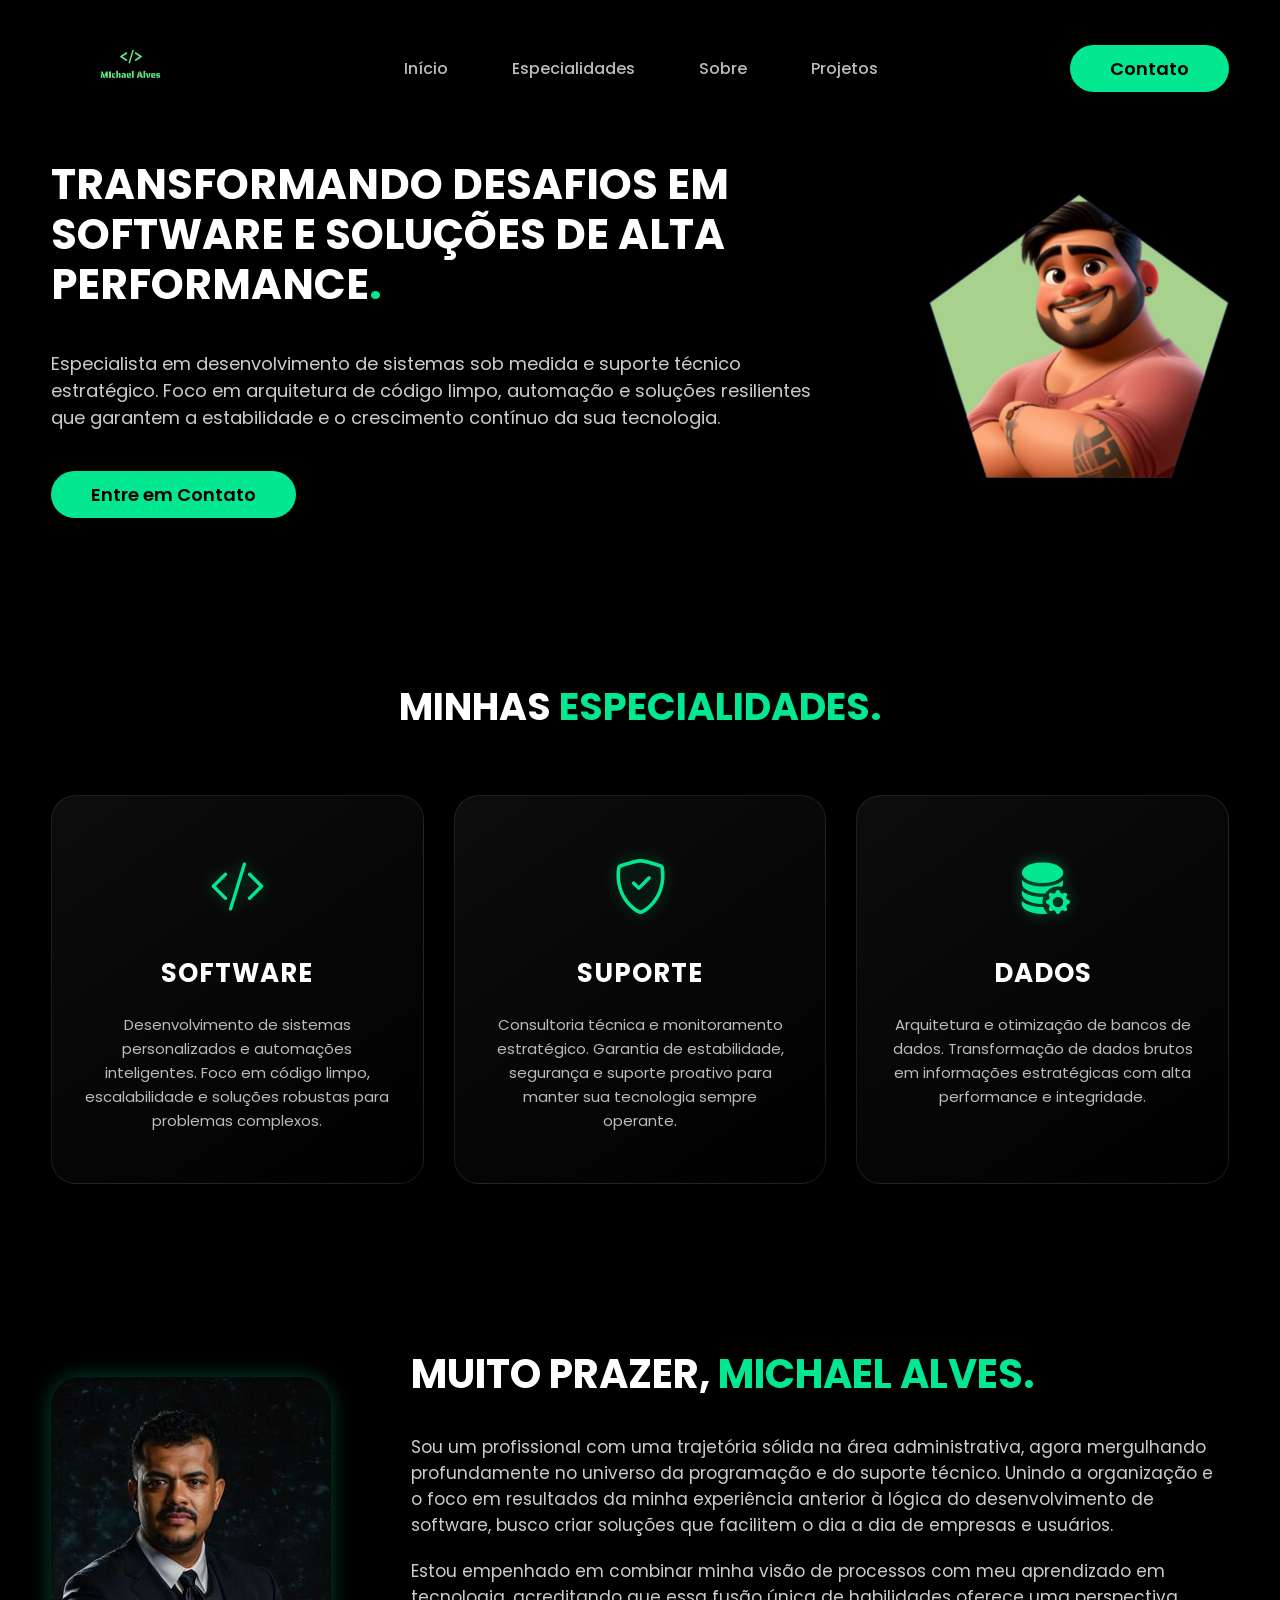
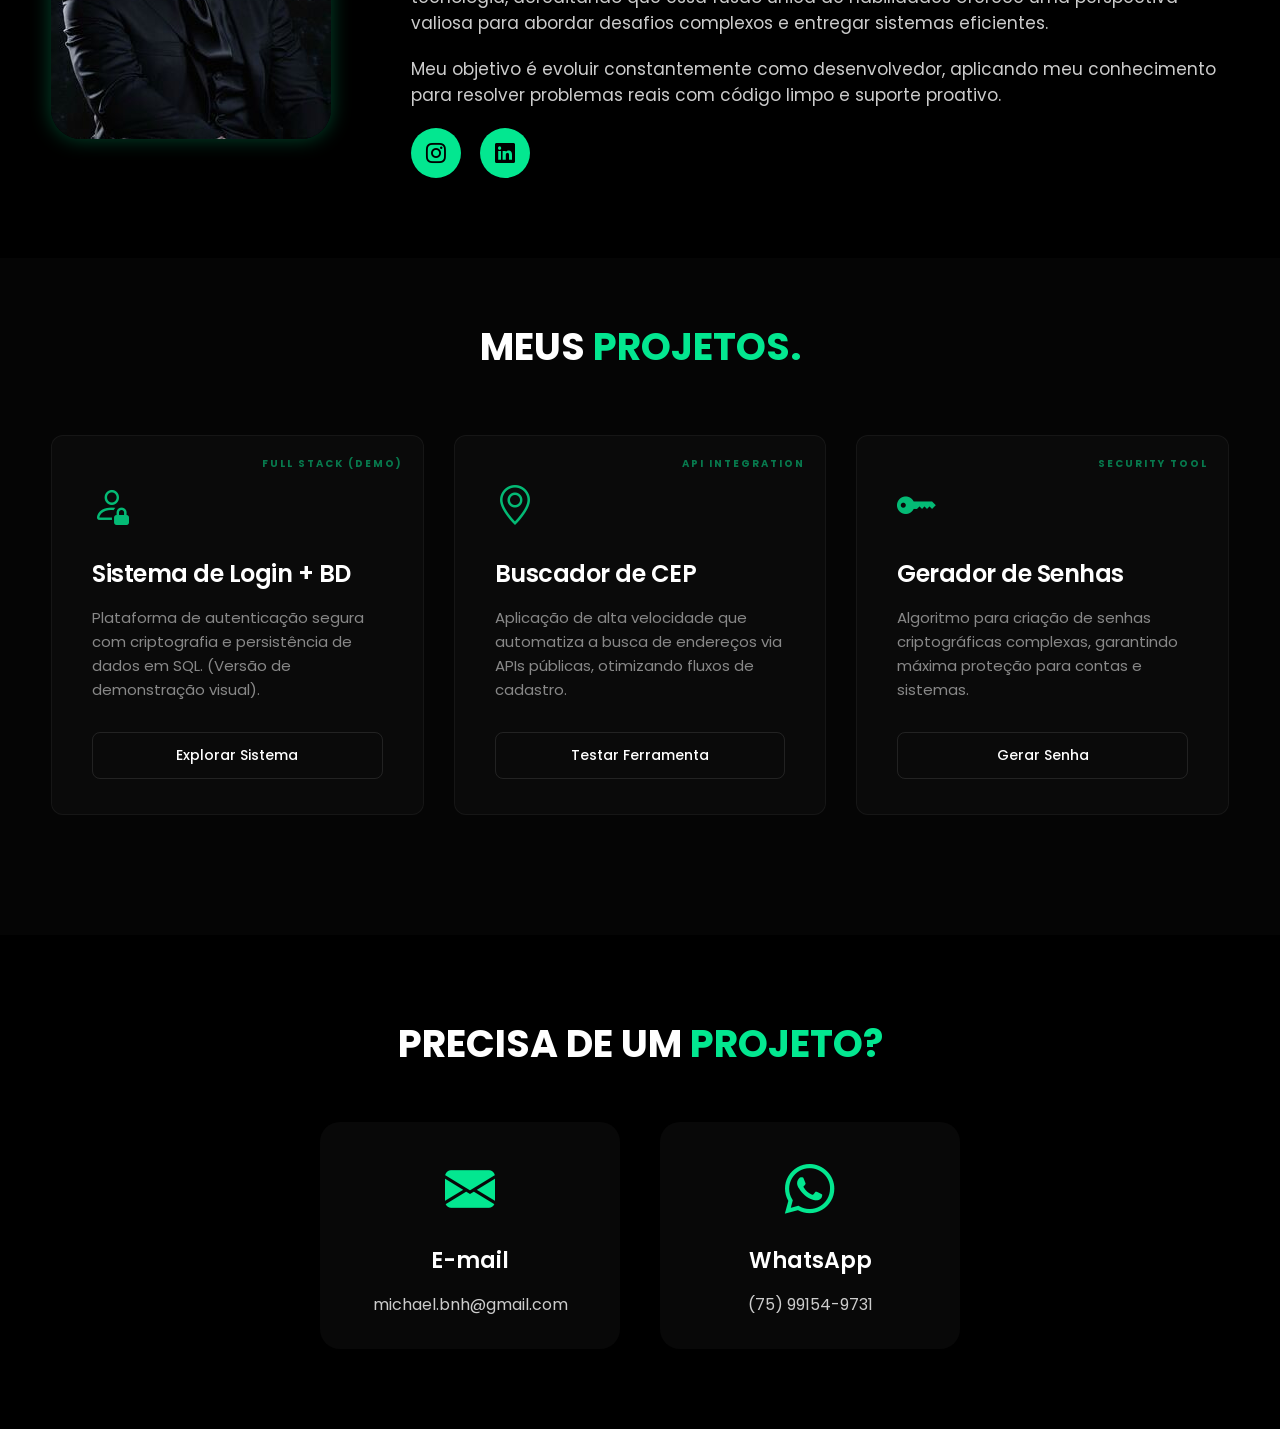
<file: index.html>
<!DOCTYPE html>
<html lang="pt-br">
<head>
    <meta charset="UTF-8">
    <meta name="viewport" content="width=device-width, initial-scale=1.0">
    <!-- Favicon Moderno -->
    <link rel="icon" type="image/svg+xml" href="favicon.svg">
    
    <!-- Google Fonts -->
    <link rel="preconnect" href="https://fonts.googleapis.com">
    <link rel="preconnect" href="https://fonts.gstatic.com" crossorigin>
    <link href="https://fonts.googleapis.com/css2?family=Poppins:wght@300;400;500;600;700;800&display=swap" rel="stylesheet">
    <!-- Bootstrap Icons -->
    <link rel="stylesheet" href="https://cdn.jsdelivr.net/npm/bootstrap-icons@1.11.3/font/bootstrap-icons.min.css">
    <!-- Custom CSS -->
    <link rel="stylesheet" href="index.css">
    <title>Michael Alves | Portfólio</title>
</head>
<body>

    <header id="header">
        <div class="interface">
            <div class="logo">
                <a href="#">
                    <img src="IMG/logo2.png" alt="Logo Michael Alves">
                </a>
            </div>

            <nav class="menu-desktop">
                <ul>
                    <li><a href="#topo-do-site">Início</a></li>
                    <li><a href="#especialidades">Especialidades</a></li>
                    <li><a href="#sobre">Sobre</a></li>
                    <li><a href="#projetos">Projetos</a></li>
                </ul>
            </nav>

            <div class="btn-contato">
                <a href="#contato">
                    <button>Contato</button>
                </a>
            </div>

            <div class="btn-abrir-menu" id="btn-menu">
                <i class="bi bi-list"></i>
            </div>

            <div class="menu-mobile" id="menu-mobile">
                <div class="btn-fechar">
                    <i class="bi bi-x-lg"></i>
                </div>

                <nav>
                    <ul>
                        <li><a href="#topo-do-site">Início</a></li>
                        <li><a href="#especialidades">Especialidades</a></li>
                        <li><a href="#sobre">Sobre</a></li>
                        <li><a href="#projetos">Projetos</a></li>
                        <li><a href="#contato">Contato</a></li>
                    </ul>
                </nav>
            </div>
            <div class="overlay-menu" id="overlay-menu"></div>
        </div>
    </header>

    <main>
        <section class="topo-do-site" id="topo-do-site">
            <div class="interface">
                <div class="flex">
                    <div class="txt-topo">
                        <h1>TRANSFORMANDO DESAFIOS EM SOFTWARE E SOLUÇÕES DE ALTA PERFORMANCE<span>.</span></h1>
                        <p>Especialista em desenvolvimento de sistemas sob medida e suporte técnico estratégico. Foco em arquitetura de código limpo, automação e soluções resilientes que garantem a estabilidade e o crescimento contínuo da sua tecnologia.</p>

                        <div class="btn-contato">
                            <a href="#contato">
                                <button>Entre em Contato</button>
                            </a>
                        </div>
                    </div>

                    <div class="img-topo-site">
                        <img src="IMG/Imagem5.png" alt="Ilustração de Tecnologia">
                    </div>
                </div>
            </div>
        </section>

        <section class="especialidades" id="especialidades">
            <div class="interface">
                <h2 class="titulo">MINHAS <span>ESPECIALIDADES.</span></h2>
                <div class="flex">
                    <div class="especialidades-box">
                        <i class="bi bi-code-slash"></i>
                        <h3>SOFTWARE</h3>
                        <p>Desenvolvimento de sistemas personalizados e automações inteligentes. Foco em código limpo, escalabilidade e soluções robustas para problemas complexos.</p>
                    </div><!--especialidade-box-->

                    <div class="especialidades-box">
                        <i class="bi bi-shield-check"></i>
                        <h3>SUPORTE</h3>
                        <p>Consultoria técnica e monitoramento estratégico. Garantia de estabilidade, segurança e suporte proativo para manter sua tecnologia sempre operante.</p>
                    </div><!--especialidade-box-->

                    <div class="especialidades-box">
                        <i class="bi bi-database-fill-gear"></i>
                        <h3>DADOS</h3>
                        <p>Arquitetura e otimização de bancos de dados. Transformação de dados brutos em informações estratégicas com alta performance e integridade.</p>
                    </div><!--especialidade-box-->
                </div><!--flex-->
            </div><!--interface-->
        </section><!--especialidades-->


        <section class="sobre" id="sobre">
            <div class="interface">
                <div class="flex">
                    <div class="img-sobre">
                        <img src="IMG/perfil2.jpg" alt="Foto de Michael Alves">
                    </div><!--img-sobre-->

                    <div class="txt-sobre">
                        <h2>MUITO PRAZER, <span>MICHAEL ALVES.</span></h2>
                        <p>Sou um profissional com uma trajetória sólida na área administrativa, agora mergulhando profundamente no universo da programação e do suporte técnico. Unindo a organização e o foco em resultados da minha experiência anterior à lógica do desenvolvimento de software, busco criar soluções que facilitem o dia a dia de empresas e usuários.</p>
                        
                        <p>Estou empenhado em combinar minha visão de processos com meu aprendizado em tecnologia, acreditando que essa fusão única de habilidades oferece uma perspectiva valiosa para abordar desafios complexos e entregar sistemas eficientes.</p>

                        <p>Meu objetivo é evoluir constantemente como desenvolvedor, aplicando meu conhecimento para resolver problemas reais com código limpo e suporte proativo.</p>
                        
                        <div class="btn-social">
                            <a href="https://www.instagram.com/m.allvess/" target="_blank"><button><i class="bi bi-instagram"></i></button></a>
                            <a href="https://www.linkedin.com/in/michaelalves-ti" target="_blank"><button><i class="bi bi-linkedin"></i></button></a>
                        </div><!--btn-social-->
                    </div><!--txt-sobre-->
                </div><!--flex-->
            </div><!--interface-->
        </section><!--sobre-->

        <section class="projetos" id="projetos">
            <div class="interface">
                <h2 class="titulo">MEUS <span>PROJETOS.</span></h2>
                <div class="flex">
                    <div class="projeto-box">
                        <span class="categoria">Full Stack (Demo)</span>
                        <i class="bi bi-person-lock"></i>
                        <h3>Sistema de Login + BD</h3>
                        <p>Plataforma de autenticação segura com criptografia e persistência de dados em SQL. (Versão de demonstração visual).</p>
                        <div class="btn-projeto">
                            <a href="PROJETOS/login-banco-dados/index.html" target="_blank" class="btn-link">Explorar Sistema</a>
                        </div>
                    </div>

                    <div class="projeto-box">
                        <span class="categoria">API Integration</span>
                        <i class="bi bi-geo-alt"></i>
                        <h3>Buscador de CEP</h3>
                        <p>Aplicação de alta velocidade que automatiza a busca de endereços via APIs públicas, otimizando fluxos de cadastro.</p>
                        <div class="btn-projeto">
                            <a href="PROJETOS/buscadorDeCep2/index.html" target="_blank" class="btn-link">Testar Ferramenta</a>
                        </div>
                    </div>

                    <div class="projeto-box">
                        <span class="categoria">Security Tool</span>
                        <i class="bi bi-key-fill"></i>
                        <h3>Gerador de Senhas</h3>
                        <p>Algoritmo para criação de senhas criptográficas complexas, garantindo máxima proteção para contas e sistemas.</p>
                        <div class="btn-projeto">
                            <a href="PROJETOS/Gerador%20de%20Senha/index.html" target="_blank" class="btn-link">Gerar Senha</a>
                        </div>
                    </div>
                </div>
            </div>
        </section>

        <section class="contato" id="contato">
            <div class="interface">
                <h2 class="titulo">PRECISA DE UM <span>PROJETO?</span></h2>
                <div class="flex">
                    <a href="mailto:michael.bnh@gmail.com" class="contato-box">
                        <i class="bi bi-envelope-fill"></i>
                        <h3>E-mail</h3>
                        <p>michael.bnh@gmail.com</p>
                    </a>

                    <a href="https://wa.me/5575991549731?text=Olá%20Michael!%20Gostaria%20de%20mais%20informações%20sobre%20seus%20serviços." target="_blank" class="contato-box">
                        <i class="bi bi-whatsapp"></i>
                        <h3>WhatsApp</h3>
                        <p>(75) 99154-9731</p>
                    </a>
                </div>
            </div>
        </section>
    </main>

    <button id="btnTopo"><i class="bi bi-chevron-up"></i></button>

    <script src="index.js"></script>
</body>
</html>
</file>
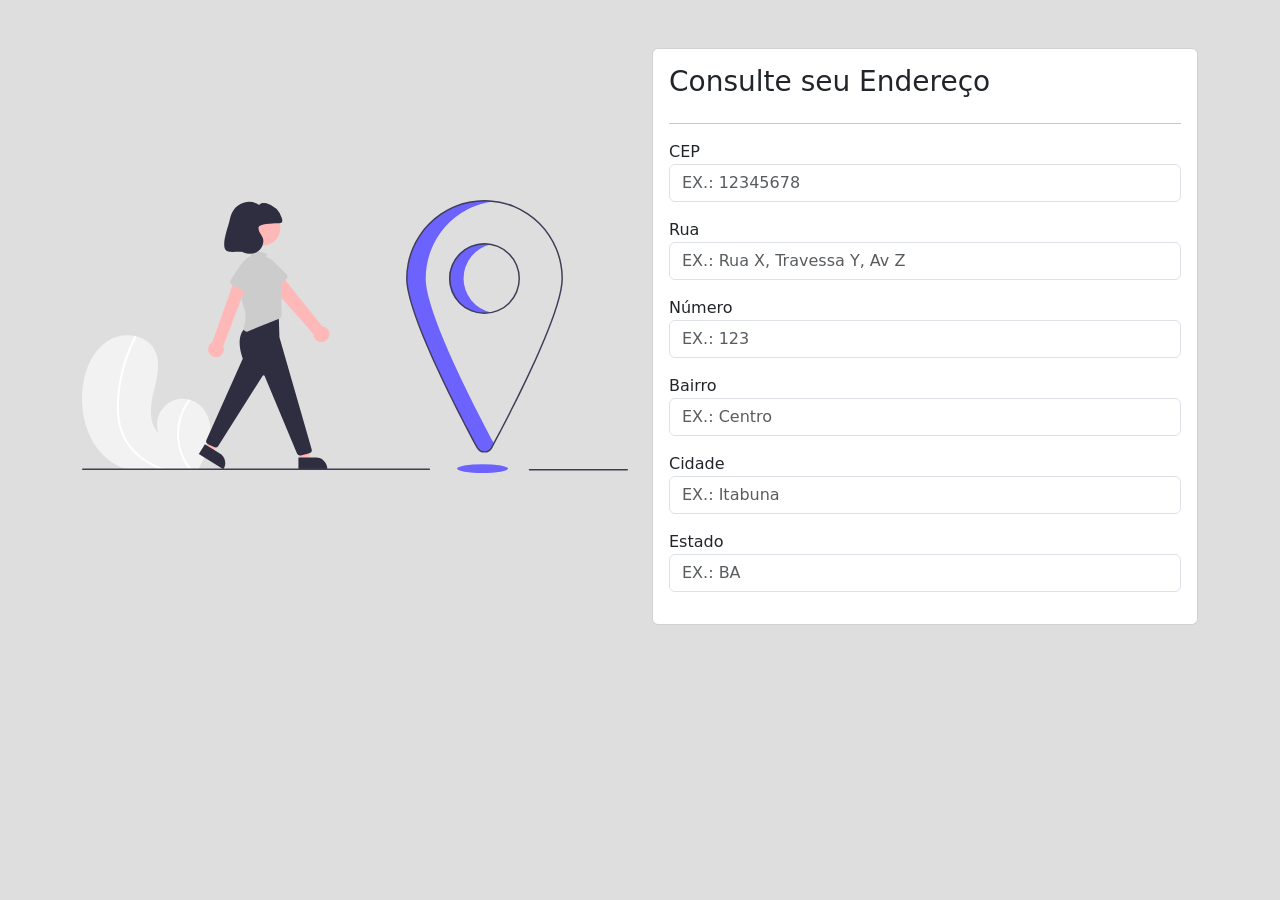
<file: PROJETOS/buscadorDeCep2/index.html>
<!DOCTYPE html>
<html lang="pt">
<head>
    <meta charset="UTF-8">
    <meta name="viewport" content="width=device-width, initial-scale=1.0">
    <title>Buscador de CEP</title>
    <link href="https://cdn.jsdelivr.net/npm/bootstrap@5.3.2/dist/css/bootstrap.min.css" rel="stylesheet" integrity="sha384-T3c6CoIi6uLrA9TneNEoa7RxnatzjcDSCmG1MXxSR1GAsXEV/Dwwykc2MPK8M2HN" crossorigin="anonymous">
</head>
<body class="container" style="background-color: #DEDEDE;">
    <section class="row mt-5 align-items-center">
        <div class="col">
            <img src="./img/imagem.svg" alt="Imagem" width="100%">
        </div>
        <div class="col">
            <article class="card card-body">
                <h3>Consulte seu Endereço</h3>
                <hr>
                <form action="">
                    <label for="cep">CEP</label>
                    <input id="cep" type="text" class="form-control mb-3" placeholder="EX.: 12345678">
                    
                    <label for="logradouro">Rua</label>
                    <input id="logradouro" type="text" class="form-control mb-3" placeholder="EX.: Rua X, Travessa Y, Av Z">

                    <label for="numero">Número</label>
                    <input id="numero" type="text" class="form-control mb-3" placeholder="EX.: 123">
                    
                    <label for="bairro">Bairro</label>
                    <input id="bairro" type="text" class="form-control mb-3" placeholder="EX.: Centro">

                    <label for="cidade">Cidade</label>
                    <input id="cidade" type="text" class="form-control mb-3" placeholder="EX.: Itabuna">

                    <label for="uf">Estado</label>
                    <input id="uf" type="text" class="form-control mb-3" placeholder="EX.: BA">
                </form>
            </article>
        </div>
    </section>
    <script src="main.js"> </script>
</body>
</html>
</file>
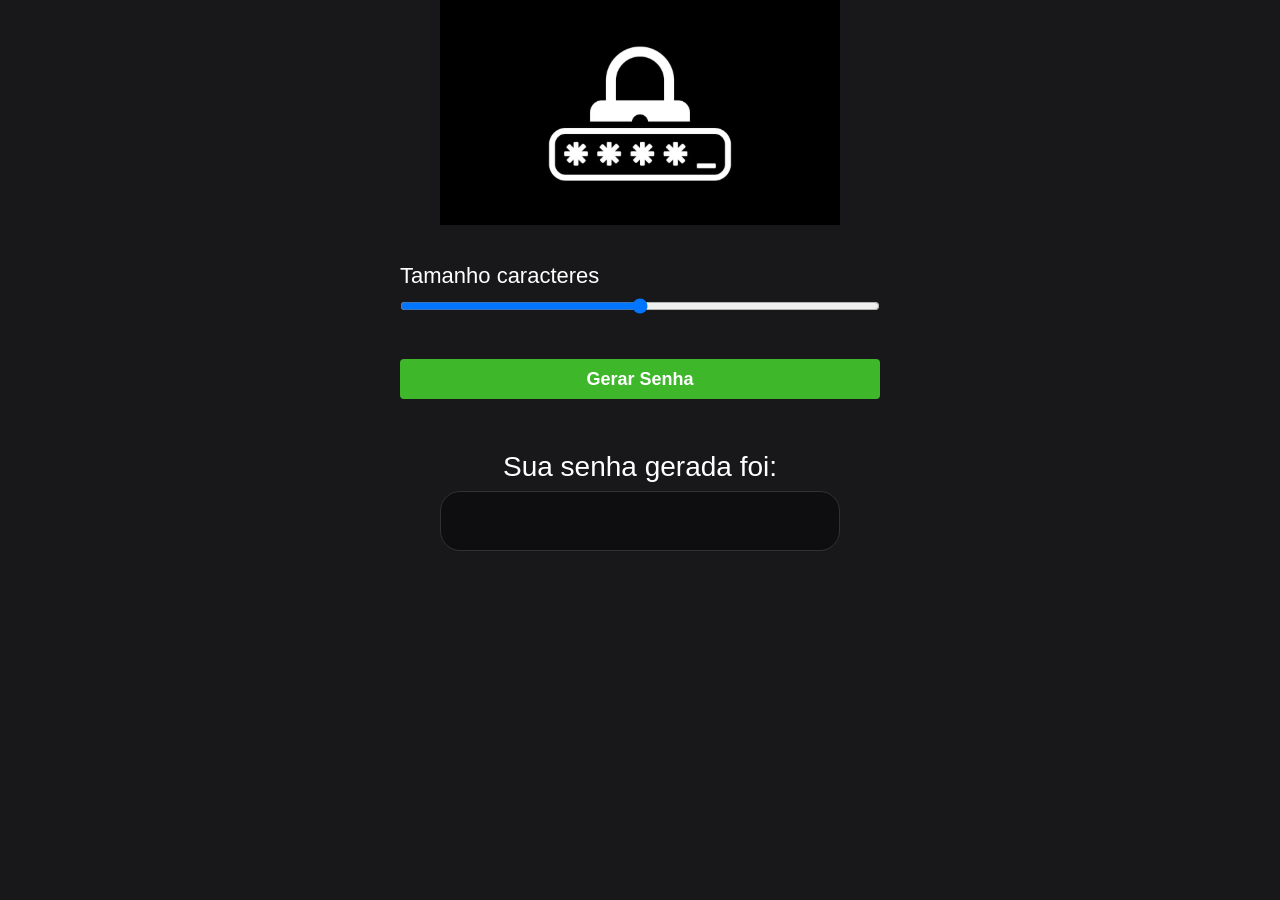
<file: PROJETOS/Gerador de Senha/index.html>
<!DOCTYPE html>
<html lang="en">
<head>
  <meta charset="UTF-8">
  <meta name="viewport" content="width=device-width, initial-scale=1.0">
  <meta name="kewbords" content="Gerador de senhas, geraador password">
  <title>Gerador de Senha</title>
  <link rel="stylesheet" href="style.css" >
</head>
<body>
  

  <img class="logo" src="./img/logo.png" alt="Gerador de senha logo" />

  <main class="container-input">
    <span>Tamanho </span><span id="valor" class = "size"></span> <span>caracteres</span>
    <input id="slider" class="slider" type="range" min="5" max="25" value="15"/>

    <button id="button" class="button-cta" onclick="generatePassword()">Gerar Senha</button>
  </main>

  <div id="container-password" class="container-password hide">
    <span class="title">Sua senha gerada foi:</span>
    <span id="password" class="password" onclick="copy()"></span>
    <span class="tooltip">Clique na senha para copiar.</span>
  </div>

  <script src="script.js"></script>
</body>
</html>
</file>
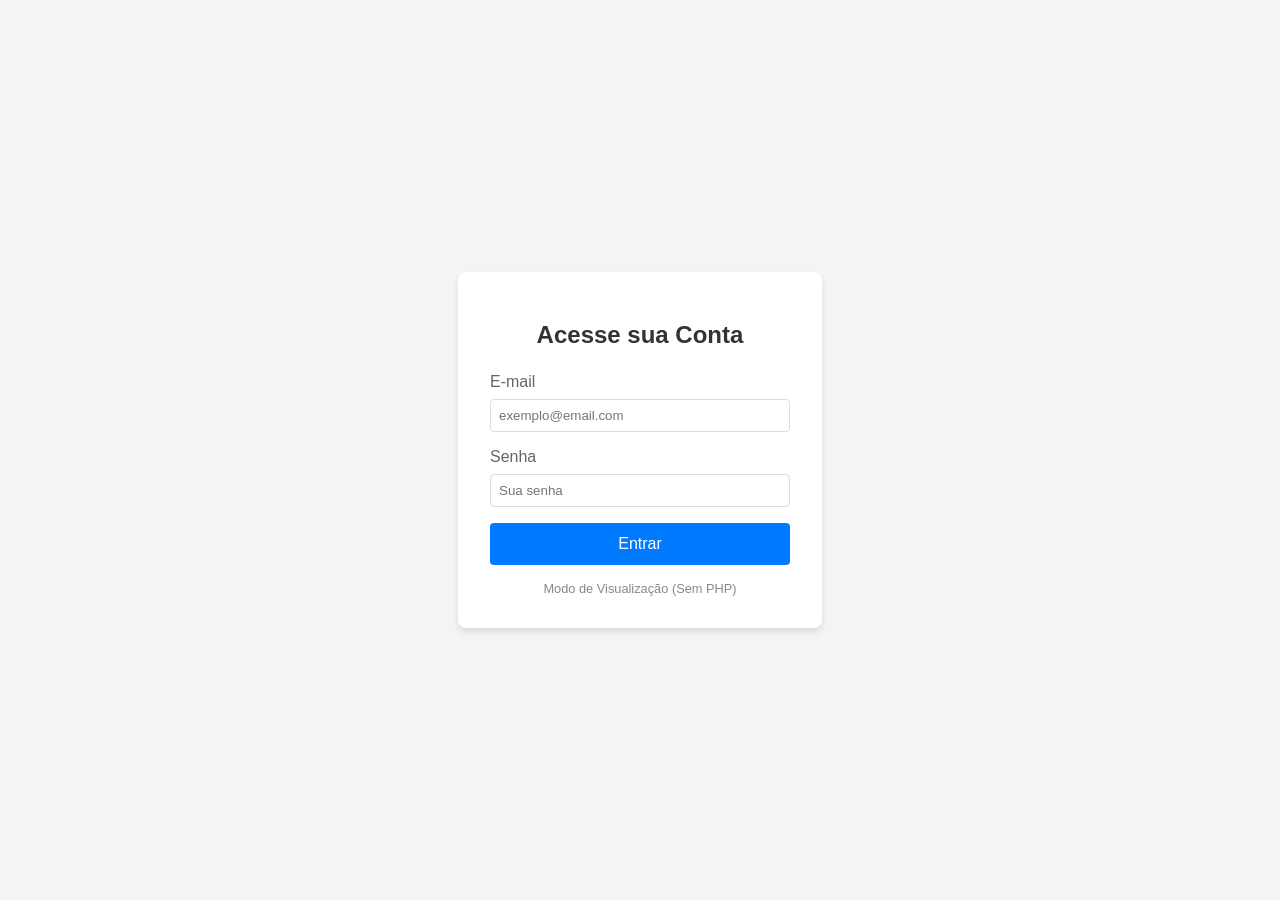
<file: PROJETOS/login-banco-dados/index.html>
<!DOCTYPE html>
<html lang="pt-br">
<head>
    <meta charset="UTF-8">
    <meta name="viewport" content="width=device-width, initial-scale=1.0">
    <title>Tela de Login | Protótipo</title>
    <style>
        body {
            font-family: Arial, sans-serif;
            background-color: #f4f4f4;
            display: flex;
            justify-content: center;
            align-items: center;
            height: 100vh;
            margin: 0;
        }
        .login-container {
            background: white;
            padding: 2rem;
            border-radius: 8px;
            box-shadow: 0 4px 6px rgba(0,0,0,0.1);
            width: 300px;
        }
        h1 {
            font-size: 1.5rem;
            margin-bottom: 1.5rem;
            text-align: center;
            color: #333;
        }
        p {
            margin-bottom: 1rem;
        }
        label {
            display: block;
            margin-bottom: 0.5rem;
            color: #666;
        }
        input {
            width: 100%;
            padding: 0.5rem;
            border: 1px solid #ddd;
            border-radius: 4px;
            box-sizing: border-box;
        }
        button {
            width: 100%;
            padding: 0.75rem;
            background-color: #007bff;
            border: none;
            color: white;
            border-radius: 4px;
            cursor: pointer;
            font-size: 1rem;
        }
        button:hover {
            background-color: #0056b3;
        }
        .note {
            font-size: 0.8rem;
            color: #888;
            margin-top: 1rem;
            text-align: center;
        }
    </style>
</head>
<body>
    <div class="login-container">
        <h1>Acesse sua Conta</h1>
        <form onsubmit="alert('Esta é uma demonstração visual do portfólio. A conexão real com o Banco de Dados exige um servidor PHP.'); return false;">
            <p>
                <label>E-mail</label>
                <input type="text" name="email" placeholder="exemplo@email.com">
            </p>
            <p>
                <label>Senha</label>
                <input type="password" name="senha" placeholder="Sua senha">
            </p>
            <p>
                <button type="submit">Entrar</button>
            </p>
        </form>
        <div class="note">Modo de Visualização (Sem PHP)</div>
    </div>
</body>
</html>
</file>
<file: index.css>
/* ESTILO GERAL */
* {
    margin: 0;
    padding: 0;
    box-sizing: border-box;
    font-family: "Poppins", sans-serif;
}

html {
    scroll-behavior: smooth;
}

/* Ajuste para navegação não ficar por baixo do header */
section[id] {
    scroll-margin-top: 100px;
}

body {
    background-color: #000;
    color: #fff;
    overflow-x: hidden;
}

.interface {
    max-width: 1280px;
    margin: 0 auto;
    padding: 0 4%;
}

.flex {
    display: flex;
}

/* BOTÕES */
button {
    padding: 10px 40px;
    font-size: 18px;
    font-weight: 600;
    background-color: #03e790;
    border: 0;
    border-radius: 30px;
    cursor: pointer;
    transition: .3s;
}

button:hover {
    box-shadow: 0px 0px 15px #03e790;
    transform: scale(1.05);
}

/* TÍTULOS */
h2.titulo {
    color: #fff;
    font-size: 38px;
    text-align: center;
}

h2.titulo span {
    color: #03e790;
}

/* ESTILO DO CABEÇALHO */
header {
    width: 100%;
    padding: 20px 0;
    position: fixed;
    top: 0;
    left: 0;
    z-index: 1000;
    transition: .5s;
}

header.rolar {
    background-color: rgba(0, 0, 0, 0.7);
    backdrop-filter: blur(10px);
    padding: 10px 0;
    border-bottom: 1px solid rgba(255, 255, 255, 0.1);
}

header > .interface {
    display: flex;
    align-items: center;
    justify-content: space-between;
}

header .logo img {
    max-width: 160px;
}

header nav.menu-desktop ul {
    list-style-type: none;
}

header nav.menu-desktop ul li {
    display: inline-block;
    padding: 0 30px;
}

header nav.menu-desktop ul li a {
    color: #bbb;
    text-decoration: none;
    font-weight: 500;
    transition: .3s;
    position: relative;
}

header nav.menu-desktop ul li a:hover {
    color: #fff;
}

header nav.menu-desktop ul li a::after {
    content: "";
    width: 0%;
    height: 2px;
    background-color: #03e790;
    position: absolute;
    bottom: -5px;
    left: 0;
    transition: .3s;
}

header nav.menu-desktop ul li a:hover::after {
    width: 100%;
}

/* MENU MOBILE */
.btn-abrir-menu {
    display: none;
    color: #03e790;
    font-size: 40px;
    cursor: pointer;
}

.menu-mobile {
    background-color: #000;
    height: 100vh;
    position: fixed;
    top: 0;
    right: -100%;
    z-index: 9999;
    width: 70%;
    transition: .5s;
    padding: 100px 50px;
}

.menu-mobile.abrir-menu {
    right: 0;
}

.menu-mobile .btn-fechar {
    color: #03e790;
    font-size: 40px;
    position: absolute;
    top: 20px;
    left: 20px;
    cursor: pointer;
}

.menu-mobile nav ul {
    text-align: right;
    list-style-type: none;
}

.menu-mobile nav ul li a {
    color: #fff;
    font-size: 25px;
    font-weight: 300;
    padding: 20px 0;
    display: block;
    text-decoration: none;
}

.menu-mobile nav ul li a:hover {
    color: #03e790;
}

.overlay-menu {
    background-color: rgba(0, 0, 0, 0.7);
    width: 100%;
    height: 100%;
    position: fixed;
    top: 0;
    left: 0;
    z-index: 8888;
    display: none;
}

/* ESTILO DO TOPO DO SITE */
section.topo-do-site {
    padding: 160px 0 80px 0;
}

section.topo-do-site .flex {
    align-items: center;
    justify-content: center;
    gap: 90px;
}

.topo-do-site h1 {
    font-size: 42px;
    line-height: 50px;
}

.topo-do-site .txt-topo h1 span {
    color: #03e790;
}

.topo-do-site .txt-topo p {
    margin: 40px 0;
    font-size: 18px;
    color: #ccc;
}

.topo-do-site .img-topo-site img {
    max-width: 400px;
    position: relative;
    animation: flutuar 3s ease-in-out infinite alternate;
}

@keyframes flutuar {
    0% { top: 0; }
    100% { top: 30px; }
}

/* ESTILO DAS ESPECIALIDADES */
section.especialidades {
    padding: 80px 0;
}

section.especialidades .flex {
    gap: 30px;
    margin-top: 60px;
    display: flex;
    justify-content: center;
    flex-wrap: wrap;
    width: 100%;
}

.especialidades .especialidades-box {
    color: #fff;
    padding: 50px 30px;
    border-radius: 25px;
    background: linear-gradient(145deg, rgba(255, 255, 255, 0.05) 0%, rgba(0, 0, 0, 0) 100%);
    border: 1px solid rgba(255, 255, 255, 0.1);
    transition: all .4s ease-in-out;
    position: relative;
    overflow: hidden;
    flex: 1 1 300px; /* Base de 300px, cresce conforme necessário */
    max-width: 400px; /* Limite máximo para não esticar demais */
    text-align: center;
}

.especialidades .especialidades-box::before {
    content: "";
    position: absolute;
    top: 0;
    left: 0;
    width: 100%;
    height: 100%;
    background: radial-gradient(circle at top right, rgba(3, 231, 144, 0.1), transparent 70%);
    opacity: 0;
    transition: .4s;
}

.especialidades .especialidades-box:hover {
    transform: translateY(-15px);
    border-color: #03e790;
    box-shadow: 0 20px 40px rgba(0, 0, 0, 0.4), 0 0 20px rgba(3, 231, 144, 0.2);
}

.especialidades .especialidades-box:hover::before {
    opacity: 1;
}

.especialidades .especialidades-box i {
    font-size: 55px;
    color: #03e790;
    margin-bottom: 25px;
    display: inline-block;
    transition: .4s;
    text-shadow: 0 0 15px rgba(3, 231, 144, 0.4);
}

.especialidades .especialidades-box:hover i {
    transform: scale(1.1) rotate(5deg);
    color: #fff;
    text-shadow: 0 0 25px #03e790;
}

.especialidades .especialidades-box h3 {
    font-size: 26px;
    font-weight: 700;
    margin-bottom: 20px;
    letter-spacing: 1px;
}

.especialidades .especialidades-box p {
    color: #bbb;
    font-size: 15px;
    line-height: 1.6;
    transition: .4s;
}

.especialidades .especialidades-box:hover p {
    color: #fff;
}

/* ESTILO DO SOBRE */
section.sobre {
    padding: 80px 0;
}

section.sobre .flex {
    align-items: center;
    gap: 80px;
}

.sobre .img-sobre img {
    max-width: 400px;
    border-radius: 30px;
    box-shadow: 0 0 20px rgba(3, 231, 144, 0.3);
}

.sobre .txt-sobre h2 {
    font-size: 40px;
    margin-bottom: 30px;
}

.sobre .txt-sobre h2 span {
    color: #03e790;
}

.sobre .txt-sobre p {
    margin: 20px 0;
    color: #ccc;
    font-size: 17px;
}

.sobre .btn-social button {
    width: 50px;
    height: 50px;
    border-radius: 50%;
    padding: 0;
    margin-right: 15px;
    font-size: 20px;
}

/* BOTÃO TOPO */
#btnTopo {
    display: none; /* Controlado pelo JS */
    position: fixed;
    bottom: 30px;
    right: 30px;
    z-index: 1000;
    width: 50px;
    height: 50px;
    background-color: #03e790;
    color: #000;
    border-radius: 50%;
    border: none;
    cursor: pointer;
    font-size: 24px; /* Tamanho levemente reduzido para elegância */
    transition: all .3s ease;
    box-shadow: 0 0 15px rgba(3, 231, 144, 0.5);
    
    /* Centralização Absoluta com Grid */
    display: grid;
    place-items: center;
    padding: 0;
    margin: 0;
    line-height: 0;
}

#btnTopo i {
    display: block;
    width: auto;
    height: auto;
}

#btnTopo:hover {
    background-color: #fff;
    transform: translateY(-5px) scale(1.1);
    box-shadow: 0 0 25px rgba(3, 231, 144, 0.8);
}

/* ESTILO DA SEÇÃO PROJETOS (REFORMULADO) */
section.projetos {
    padding: 60px 0 120px 0; /* Reduzido padding superior para subir o título */
    background-color: #050505;
}

section.projetos .flex {
    display: flex;
    justify-content: center;
    gap: 30px;
    margin-top: 60px;
    flex-wrap: wrap;
    width: 100%;
}

.projetos .projeto-box {
    background-color: #0a0a0a;
    border: 1px solid rgba(255, 255, 255, 0.05);
    border-radius: 12px;
    padding: 40px;
    transition: all 0.5s cubic-bezier(0.4, 0, 0.2, 1);
    position: relative;
    display: flex;
    flex-direction: column;
    justify-content: space-between;
    height: 380px;
    flex: 1 1 300px; /* Base de 300px, cresce conforme necessário */
    max-width: 400px; /* Limite máximo para não esticar demais */
    overflow: hidden;
}

.projetos .projeto-box::before {
    content: "";
    position: absolute;
    top: -50%;
    left: -50%;
    width: 200%;
    height: 200%;
    background: radial-gradient(circle at center, rgba(3, 231, 144, 0.03) 0%, transparent 70%);
    opacity: 0;
    transition: 0.5s;
}

.projetos .projeto-box:hover {
    transform: translateY(-10px);
    border-color: rgba(3, 231, 144, 0.3);
    background-color: #0f0f0a;
}

.projetos .projeto-box:hover::before {
    opacity: 1;
}

.projetos .projeto-box i {
    font-size: 40px;
    color: #03e790;
    margin-bottom: 20px;
    opacity: 0.8;
}

.projetos .projeto-box h3 {
    font-size: 24px;
    font-weight: 600;
    color: #fff;
    margin-bottom: 15px;
    letter-spacing: -0.5px;
}

.projetos .projeto-box p {
    font-size: 15px;
    color: #888;
    line-height: 1.6;
    margin-bottom: 30px;
}

.projetos .projeto-box .btn-projeto {
    margin-top: auto;
}

/* Novo Estilo para o Botão do Projeto (Link) */
.projetos .projeto-box .btn-projeto {
    position: relative;
    z-index: 10; /* Garante que fique acima de outros elementos do box */
}

.projetos .projeto-box .btn-projeto .btn-link {
    display: inline-block;
    width: 100%;
    text-align: center;
    padding: 12px 25px;
    background-color: transparent;
    border: 1px solid rgba(255, 255, 255, 0.1);
    color: #fff;
    text-decoration: none;
    font-size: 14px;
    font-weight: 500;
    border-radius: 8px;
    transition: 0.3s;
    cursor: pointer; /* Garante o cursor de mão */
}

.projetos .projeto-box:hover .btn-projeto .btn-link {
    background-color: #03e790;
    color: #000;
    border-color: #03e790;
    box-shadow: 0 10px 20px rgba(3, 231, 144, 0.2);
}

/* Badge de Categoria */
.projetos .projeto-box .categoria {
    position: absolute;
    top: 20px;
    right: 20px;
    font-size: 10px;
    text-transform: uppercase;
    letter-spacing: 2px;
    color: rgba(3, 231, 144, 0.5);
    font-weight: 700;
}

/* ESTILO DO CONTATO */
section.contato {
    padding: 80px 0;
}

section.contato .flex {
    justify-content: center;
    gap: 40px;
    margin-top: 50px;
}

.contato .contato-box {
    text-align: center;
    padding: 30px;
    border-radius: 20px;
    background-color: rgba(255, 255, 255, 0.03);
    border: 2px solid transparent;
    transition: .3s;
    flex: 1;
    max-width: 300px;
    text-decoration: none; /* Remove o sublinhado */
    color: #fff; /* Garante que o texto seja branco */
    display: block;
}

.contato .contato-box:hover {
    border: 2px solid #03e790;
    transform: translateY(-5px);
    background-color: rgba(255, 255, 255, 0.05);
}

.contato .contato-box i {
    font-size: 50px;
    color: #03e790;
    display: block;
    margin-bottom: 10px;
}

.contato .contato-box h3 {
    font-size: 22px;
    margin: 15px 0;
    font-weight: 600;
}

.contato .contato-box p {
    color: #ccc;
    font-size: 16px;
    transition: .3s;
}

.contato .contato-box:hover p {
    color: #03e790;
}

/* RESPONSIVIDADE */

@media screen and (max-width: 1024px) {
    /* CABEÇALHO */
    .menu-desktop, .btn-contato {
        display: none;
    }

    .btn-abrir-menu {
        display: block;
    }

    /* TOPO DO SITE */
    section.topo-do-site .flex {
        flex-direction: column-reverse;
        gap: 40px;
    }

    .topo-do-site .txt-topo {
        text-align: center;
    }

    .topo-do-site .txt-topo h1 {
        font-size: 32px;
        line-height: 40px;
    }

    .topo-do-site .img-topo-site img {
        width: 100%;
        max-width: 300px;
    }

    /* ESPECIALIDADES */
    section.especialidades .flex {
        gap: 20px;
    }

    /* SOBRE */
    section.sobre .flex {
        flex-direction: column;
        gap: 40px;
        text-align: center;
    }

    .sobre .img-sobre img {
        width: 100%;
        max-width: 300px;
    }

    .sobre .txt-sobre h2 {
        font-size: 32px;
    }

    /* PROJETOS */
    section.projetos .flex {
        gap: 20px;
    }

    .projetos .projeto-box {
        height: auto;
        min-height: 350px;
    }

    /* CONTATO */
    section.contato .flex {
        flex-direction: column;
        align-items: center;
        gap: 20px;
    }

    .contato .contato-box {
        width: 100%;
        max-width: 400px;
    }
}

@media screen and (max-width: 768px) {
    h2.titulo {
        font-size: 30px;
    }

    .topo-do-site .txt-topo h1 {
        font-size: 28px;
    }

    .topo-do-site .txt-topo p {
        font-size: 16px;
    }

    .menu-mobile {
        width: 100%;
        padding: 100px 30px;
    }

    .menu-mobile nav ul {
        text-align: center;
    }

    .menu-mobile nav ul li a {
        font-size: 22px;
    }
}
</file>
<file: PROJETOS/Gerador de Senha/style.css>
*{
    font-family: sans-serif;
    width: 100%;
    margin: 0 auto;
    box-sizing: border-box;
}

body{
    background-color: #18181B;
    width: 100%;
    height: 100vh;
    display: flex;
    justify-self: center;
    align-items: center;
    flex-direction: column;
    color: #fff;
}

.logo{
    max-width: 400px;
    margin-bottom: 24px;
}

.container-input{
    max-width: 480px;
    margin: 14px 0;
}

.container-input span{
    color: #fff;
    font-size: 22px;
}

.slider{
    width: 100%;
    border-radius: 5px;
    background: #DFDFDF;
    height: 18px;
    outline: nome;
    margin-top: 8px;
}

.button-cta{
    height: 40px;
    background-color: #3EB72B;
    border: 0;
    border-radius: 4px;
    cursor: pointer;
    margin-top: 40px;
    color: #fff;
    font-weight: bold;
    font-size: 18px;
}

.container-password{
    max-width: 480px;
    margin: 14px 0;
    display: flex;
    align-items: center;
    flex-direction: column;
    cursor: pointer;
    width: 100vw;
    justify-content: center;
   
}

.title{
    justify-content: center;
    text-align: center;
    color: #FFF;
    font-size: 28px;
    margin-top: 24px;
    margin-bottom: 8px;
    display: flex;
}


.password{
    height: 60px;
    background-color: rgb(0,0,0, 0.40);
    border-radius: 20px;
    display: flex;
    width:400px;
    justify-content: center;
    align-items: center;
    color: #FFF;
    border: 1px solid #313131;
    transform: transform 0.5s;
}

.password:hover{
    transform: scale(1.05);
}

.tooltip{
    justify-content: center;
    width: 17vw;
    text-align: center;
    display: flex;
    color:#FFF;
    position: relative;
    top: 20px;
    padding: 6px 8px;
    background: rgb(15,15,15);
    text-align: center;
    font-size: 16px;
    border-radius: 6px;
    visibility: hidden;
    opacity: 0;
    transition: all 0.5s ease-in-out;
}

.hide{
    display: block;
}

.container-password:hover .tooltip{
    visibility: visible;
    bottom: 50px;
    opacity: 1;
}
</file>
